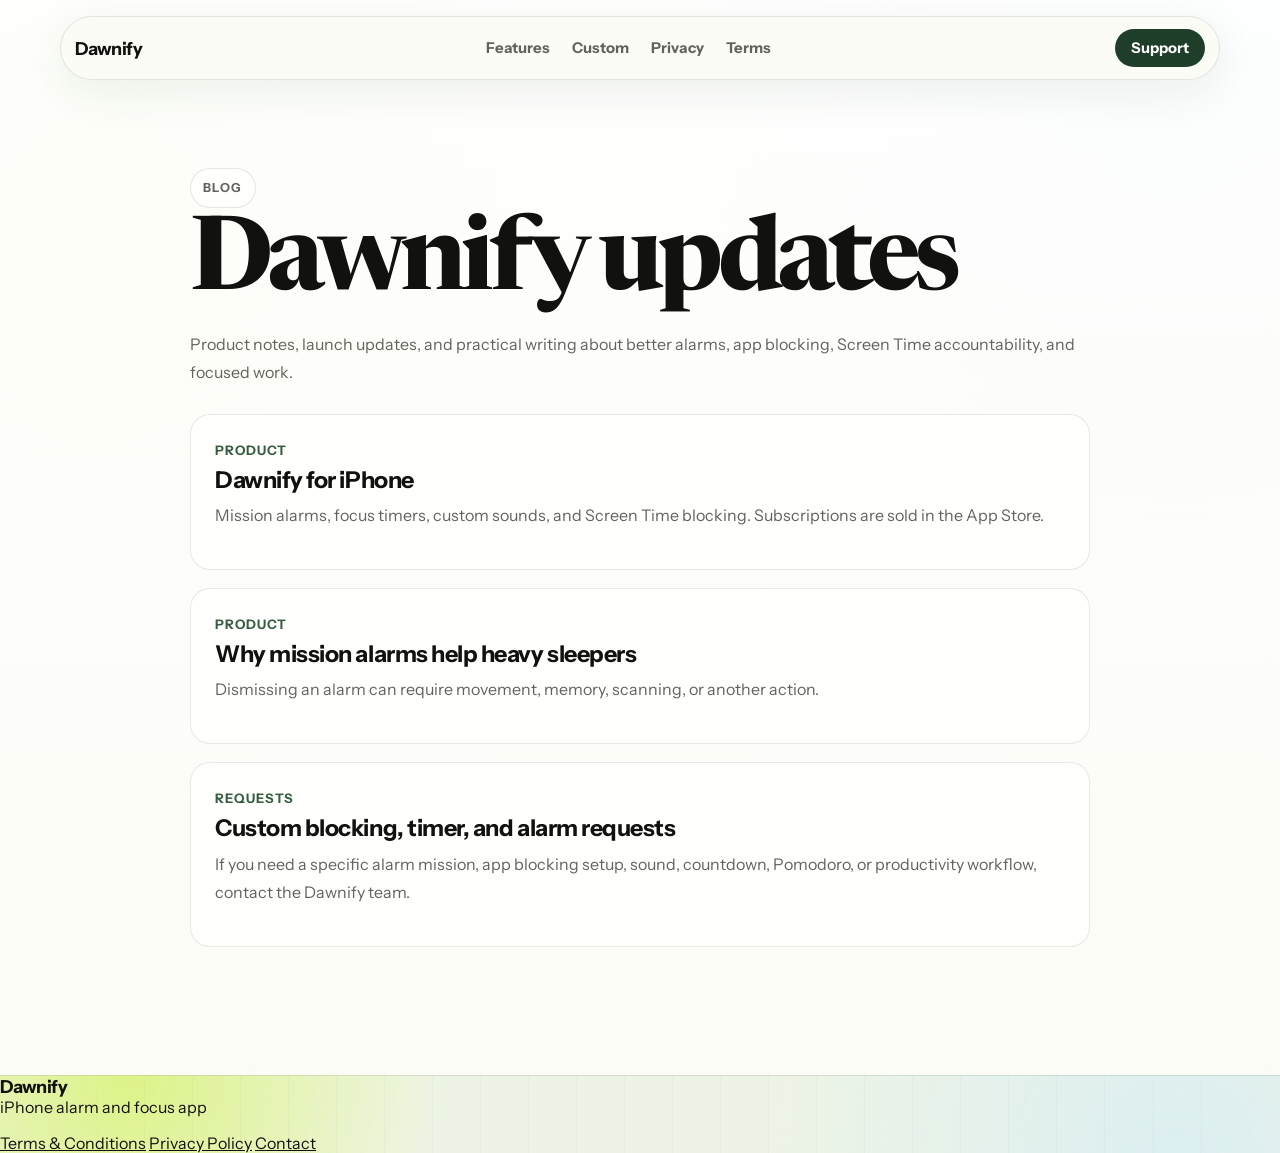
<file: blog.html>
<!DOCTYPE html>
<html lang="en">
  <head>
    <meta charset="UTF-8" />
    <meta name="viewport" content="width=device-width, initial-scale=1.0" />
    <title>Blog - Dawnify</title>
    <meta
      name="description"
      content="Updates and articles from Dawnify, the iPhone alarm and focus app."
    />
    <link rel="preconnect" href="https://fonts.googleapis.com" />
    <link rel="preconnect" href="https://fonts.gstatic.com" crossorigin />
    <link
      href="https://fonts.googleapis.com/css2?family=Instrument+Sans:wght@400;500;600;700;800&family=Newsreader:opsz,wght@6..72,600;6..72,700&display=swap"
      rel="stylesheet"
    />
    <link rel="stylesheet" href="./styles.css" />
  </head>
  <body>
    <header class="site-header">
      <a class="brand" href="./index.html">Dawnify</a>
      <nav class="nav" aria-label="Main navigation">
        <a href="./index.html#features">Features</a>
        <a href="./index.html#custom">Custom</a>
        <a href="/privacy">Privacy</a>
        <a href="/terms">Terms</a>
      </nav>
      <a class="header-cta" href="/support">Support</a>
    </header>

    <main class="page-main">
      <p class="section-label">Blog</p>
      <h1>Dawnify updates</h1>
      <p>
        Product notes, launch updates, and practical writing about better
        alarms, app blocking, Screen Time accountability, and focused work.
      </p>

      <div class="post-list">
        <a class="post-card" href="./index.html#features">
          <span>Product</span>
          <h2>Dawnify for iPhone</h2>
          <p>
            Mission alarms, focus timers, custom sounds, and Screen Time
            blocking. Subscriptions are sold in the App Store.
          </p>
        </a>
        <a class="post-card" href="./index.html#features">
          <span>Product</span>
          <h2>Why mission alarms help heavy sleepers</h2>
          <p>
            Dismissing an alarm can require movement, memory, scanning, or
            another action.
          </p>
        </a>
        <a class="post-card" href="./index.html#custom">
          <span>Requests</span>
          <h2>Custom blocking, timer, and alarm requests</h2>
          <p>
            If you need a specific alarm mission, app blocking setup, sound,
            countdown, Pomodoro, or productivity workflow, contact the Dawnify
            team.
          </p>
        </a>
      </div>
    </main>

    <footer class="site-footer">
      <div>
        <a class="brand" href="./index.html">Dawnify</a>
        <p>iPhone alarm and focus app</p>
      </div>
      <nav aria-label="Footer navigation">
        <a href="/terms">Terms & Conditions</a>
        <a href="/privacy">Privacy Policy</a>
        <a href="mailto:support@dawnify.app">Contact</a>
      </nav>
    </footer>
  </body>
</html>
</file>
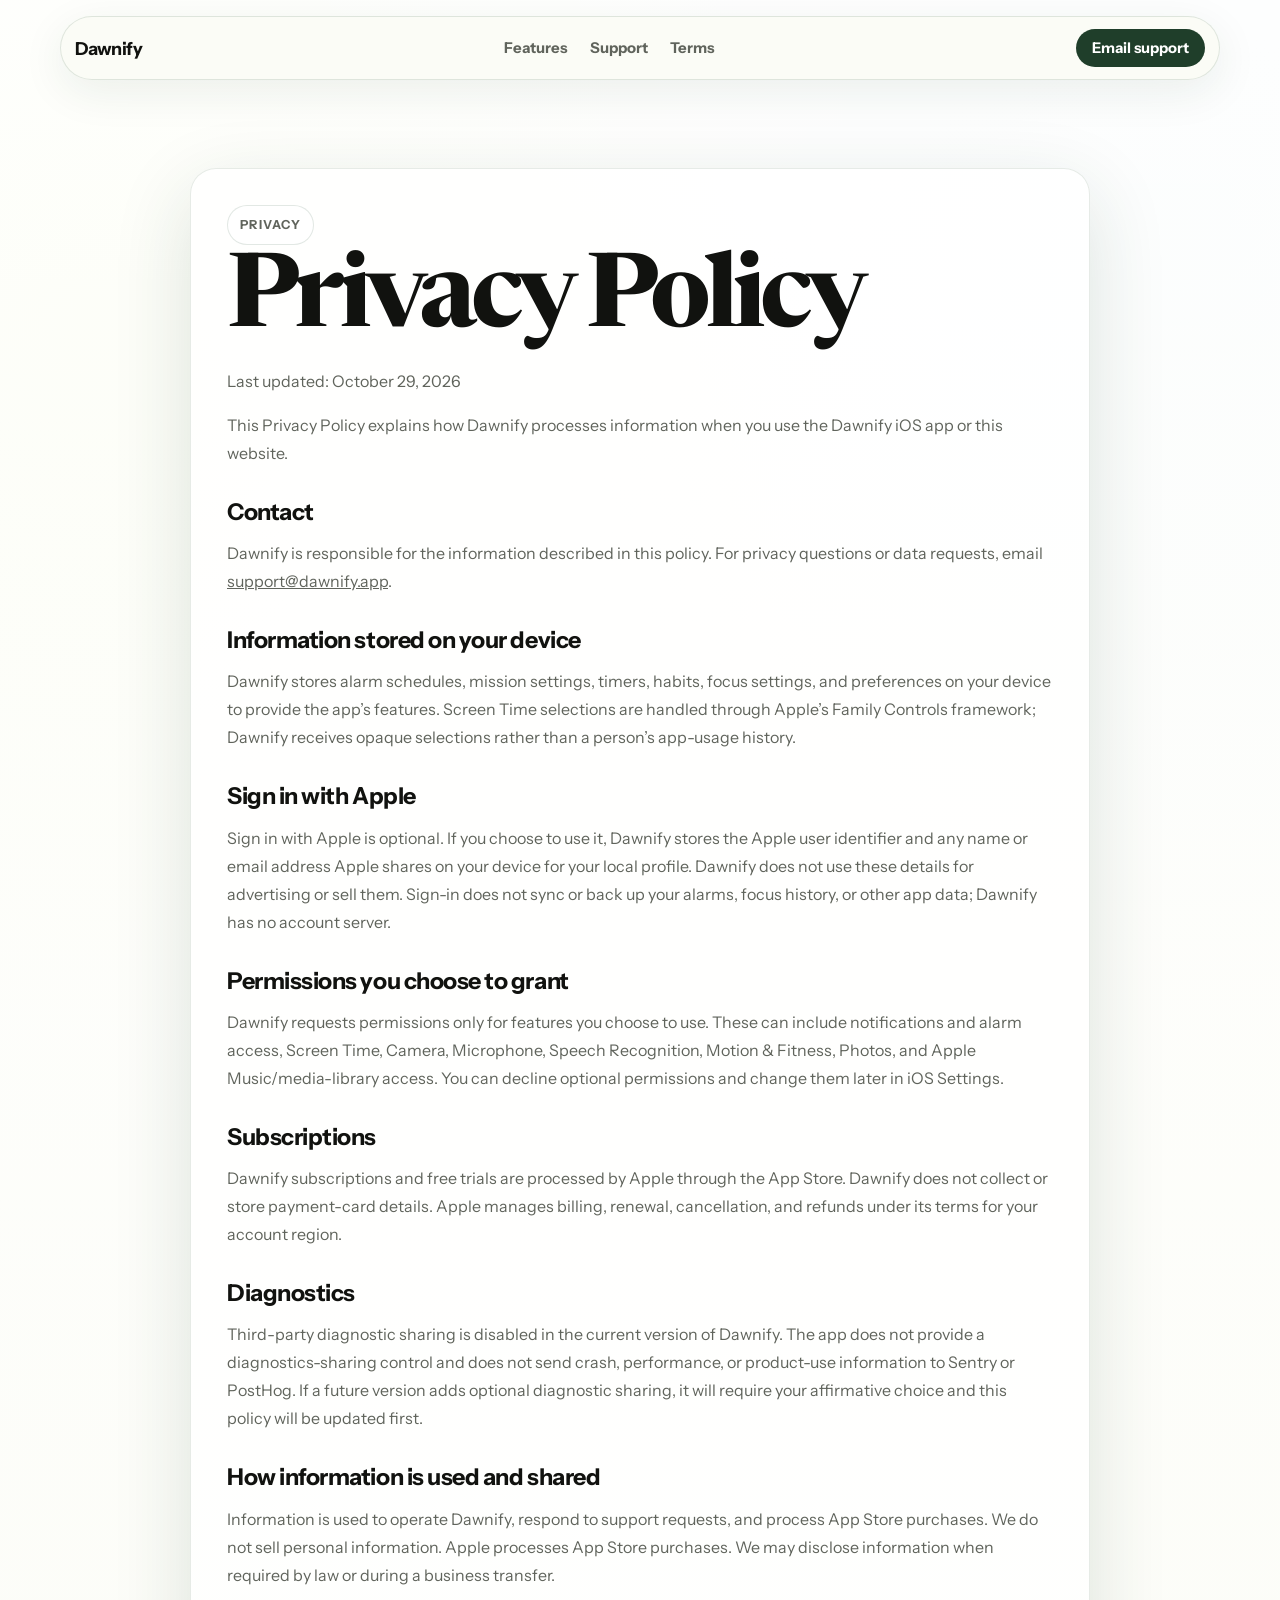
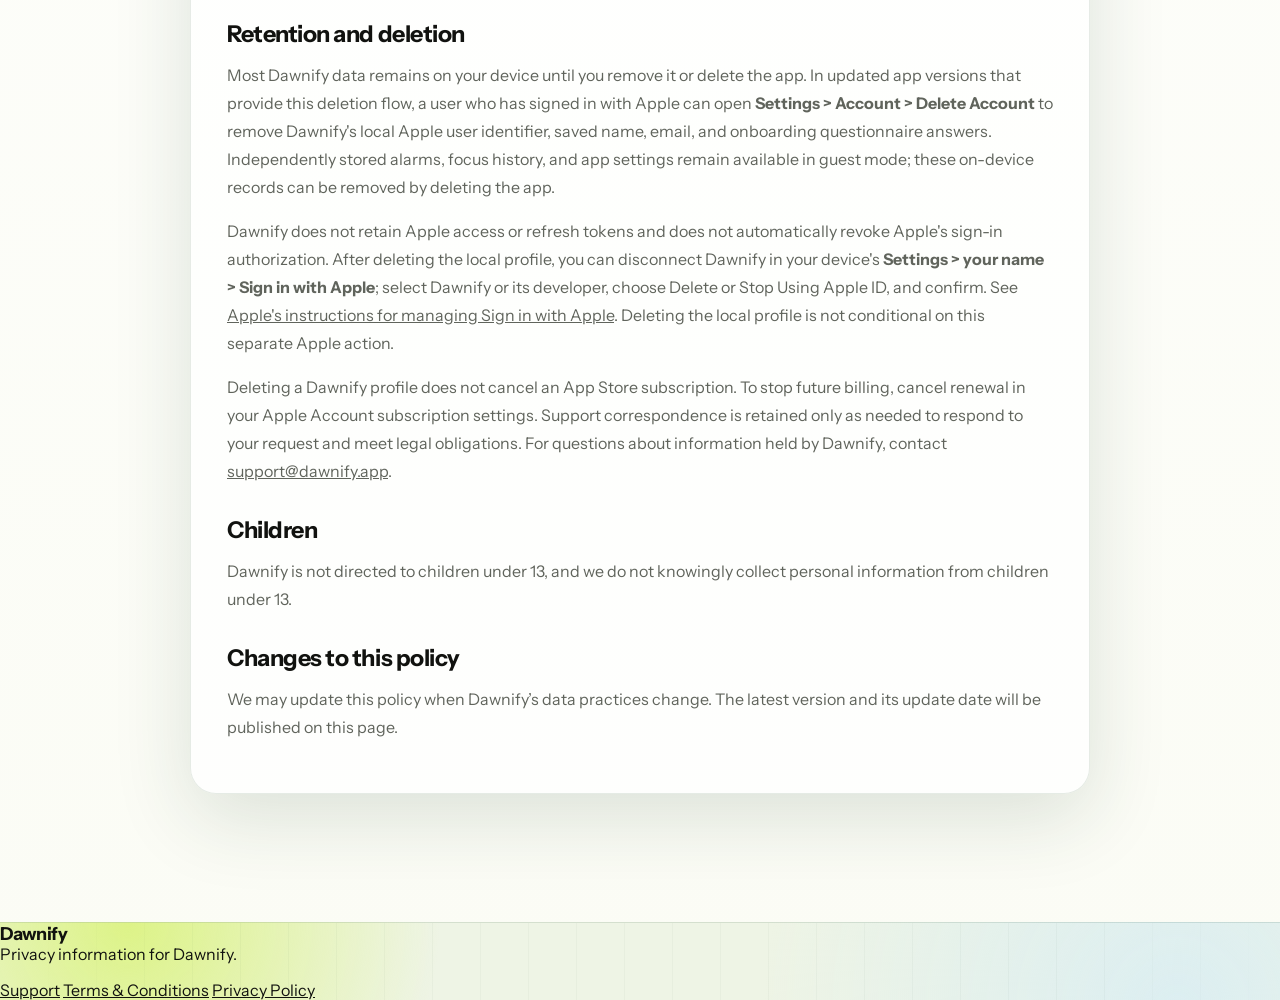
<file: privacy.html>
<!DOCTYPE html>
<html lang="en">
  <head>
    <meta charset="UTF-8" />
    <meta name="viewport" content="width=device-width, initial-scale=1.0" />
    <title>Privacy Policy - Dawnify</title>
    <meta name="description" content="Privacy Policy for the Dawnify iOS app and website." />
    <link rel="canonical" href="https://www.dawnify.app/privacy" />
    <link rel="preconnect" href="https://fonts.googleapis.com" />
    <link rel="preconnect" href="https://fonts.gstatic.com" crossorigin />
    <link href="https://fonts.googleapis.com/css2?family=Instrument+Sans:wght@400;500;600;700;800&amp;family=Newsreader:opsz,wght@6..72,600;6..72,700&amp;display=swap" rel="stylesheet" />
    <link rel="stylesheet" href="./styles.css" />
  </head>
  <body>
    <header class="site-header">
      <a class="brand" href="./index.html">Dawnify</a>
      <nav class="nav" aria-label="Main navigation">
        <a href="./index.html#features">Features</a>
        <a href="/support">Support</a>
        <a href="/terms">Terms</a>
      </nav>
      <a class="header-cta" href="mailto:support@dawnify.app">Email support</a>
    </header>

    <main class="page-main">
      <article>
        <p class="section-label">Privacy</p>
        <h1>Privacy Policy</h1>
        <p>Last updated: October 29, 2026</p>
        <p>This Privacy Policy explains how Dawnify processes information when you use the Dawnify iOS app or this website.</p>

        <h2>Contact</h2>
        <p>Dawnify is responsible for the information described in this policy. For privacy questions or data requests, email <a href="mailto:support@dawnify.app">support@dawnify.app</a>.</p>

        <h2>Information stored on your device</h2>
        <p>Dawnify stores alarm schedules, mission settings, timers, habits, focus settings, and preferences on your device to provide the app’s features. Screen Time selections are handled through Apple’s Family Controls framework; Dawnify receives opaque selections rather than a person’s app-usage history.</p>

        <h2>Sign in with Apple</h2>
        <p>Sign in with Apple is optional. If you choose to use it, Dawnify stores the Apple user identifier and any name or email address Apple shares on your device for your local profile. Dawnify does not use these details for advertising or sell them. Sign-in does not sync or back up your alarms, focus history, or other app data; Dawnify has no account server.</p>

        <h2>Permissions you choose to grant</h2>
        <p>Dawnify requests permissions only for features you choose to use. These can include notifications and alarm access, Screen Time, Camera, Microphone, Speech Recognition, Motion &amp; Fitness, Photos, and Apple Music/media-library access. You can decline optional permissions and change them later in iOS Settings.</p>

        <h2>Subscriptions</h2>
        <p>Dawnify subscriptions and free trials are processed by Apple through the App Store. Dawnify does not collect or store payment-card details. Apple manages billing, renewal, cancellation, and refunds under its terms for your account region.</p>

        <h2>Diagnostics</h2>
        <p>Third-party diagnostic sharing is disabled in the current version of Dawnify. The app does not provide a diagnostics-sharing control and does not send crash, performance, or product-use information to Sentry or PostHog. If a future version adds optional diagnostic sharing, it will require your affirmative choice and this policy will be updated first.</p>

        <h2>How information is used and shared</h2>
        <p>Information is used to operate Dawnify, respond to support requests, and process App Store purchases. We do not sell personal information. Apple processes App Store purchases. We may disclose information when required by law or during a business transfer.</p>

        <h2>Retention and deletion</h2>
        <p>Most Dawnify data remains on your device until you remove it or delete the app. In updated app versions that provide this deletion flow, a user who has signed in with Apple can open <strong>Settings &gt; Account &gt; Delete Account</strong> to remove Dawnify's local Apple user identifier, saved name, email, and onboarding questionnaire answers. Independently stored alarms, focus history, and app settings remain available in guest mode; these on-device records can be removed by deleting the app.</p>
        <p>Dawnify does not retain Apple access or refresh tokens and does not automatically revoke Apple's sign-in authorization. After deleting the local profile, you can disconnect Dawnify in your device's <strong>Settings &gt; your name &gt; Sign in with Apple</strong>; select Dawnify or its developer, choose Delete or Stop Using Apple ID, and confirm. See <a href="https://support.apple.com/102571">Apple's instructions for managing Sign in with Apple</a>. Deleting the local profile is not conditional on this separate Apple action.</p>
        <p>Deleting a Dawnify profile does not cancel an App Store subscription. To stop future billing, cancel renewal in your Apple Account subscription settings. Support correspondence is retained only as needed to respond to your request and meet legal obligations. For questions about information held by Dawnify, contact <a href="mailto:support@dawnify.app">support@dawnify.app</a>.</p>

        <h2>Children</h2>
        <p>Dawnify is not directed to children under 13, and we do not knowingly collect personal information from children under 13.</p>

        <h2>Changes to this policy</h2>
        <p>We may update this policy when Dawnify’s data practices change. The latest version and its update date will be published on this page.</p>
      </article>
    </main>

    <footer class="site-footer">
      <div>
        <a class="brand" href="./index.html">Dawnify</a>
        <p>Privacy information for Dawnify.</p>
      </div>
      <nav aria-label="Footer navigation">
        <a href="/support">Support</a>
        <a href="/terms">Terms &amp; Conditions</a>
        <a href="/privacy">Privacy Policy</a>
      </nav>
    </footer>
  </body>
</html>
</file>
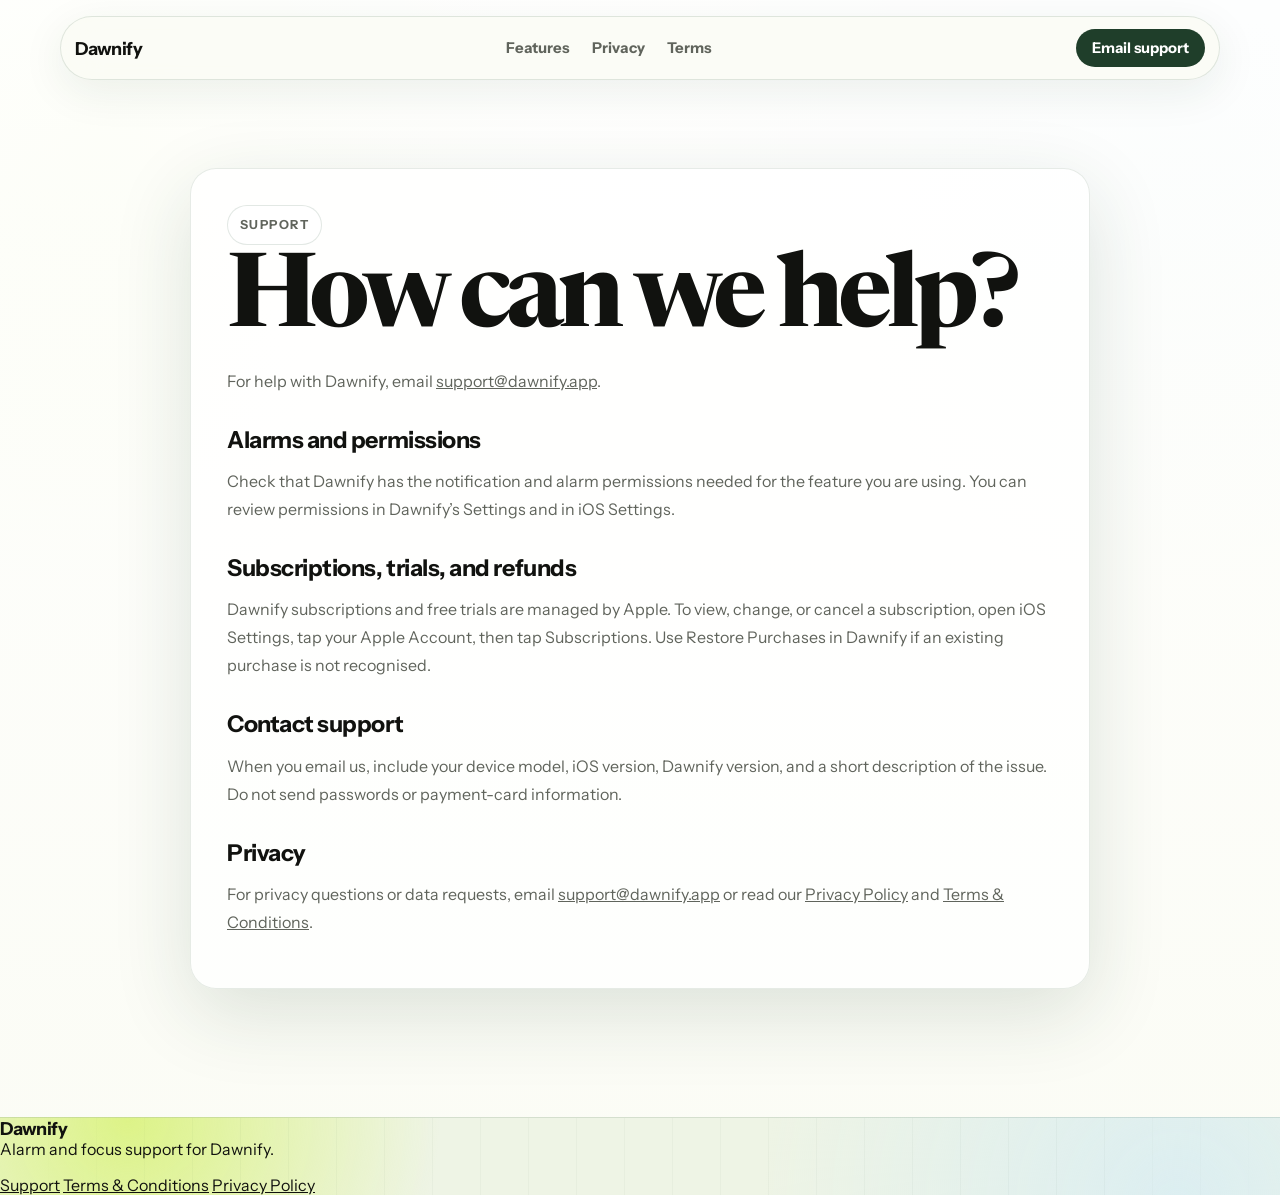
<file: support.html>
<!DOCTYPE html>
<html lang="en">
  <head>
    <meta charset="UTF-8" />
    <meta name="viewport" content="width=device-width, initial-scale=1.0" />
    <title>Dawnify Support</title>
    <meta name="description" content="Get help with Dawnify alarms, subscriptions, permissions, and privacy." />
    <link rel="canonical" href="https://www.dawnify.app/support" />
    <link rel="preconnect" href="https://fonts.googleapis.com" />
    <link rel="preconnect" href="https://fonts.gstatic.com" crossorigin />
    <link href="https://fonts.googleapis.com/css2?family=Instrument+Sans:wght@400;500;600;700;800&family=Newsreader:opsz,wght@6..72,600;6..72,700&display=swap" rel="stylesheet" />
    <link rel="stylesheet" href="./styles.css" />
  </head>
  <body>
    <header class="site-header">
      <a class="brand" href="./index.html">Dawnify</a>
      <nav class="nav" aria-label="Main navigation">
        <a href="./index.html#features">Features</a>
        <a href="/privacy">Privacy</a>
        <a href="/terms">Terms</a>
      </nav>
      <a class="header-cta" href="mailto:support@dawnify.app">Email support</a>
    </header>

    <main class="page-main">
      <article>
        <p class="section-label">Support</p>
        <h1>How can we help?</h1>
        <p>For help with Dawnify, email <a href="mailto:support@dawnify.app">support@dawnify.app</a>.</p>

        <h2>Alarms and permissions</h2>
        <p>Check that Dawnify has the notification and alarm permissions needed for the feature you are using. You can review permissions in Dawnify’s Settings and in iOS Settings.</p>

        <h2>Subscriptions, trials, and refunds</h2>
        <p>Dawnify subscriptions and free trials are managed by Apple. To view, change, or cancel a subscription, open iOS Settings, tap your Apple Account, then tap Subscriptions. Use Restore Purchases in Dawnify if an existing purchase is not recognised.</p>

        <h2>Contact support</h2>
        <p>When you email us, include your device model, iOS version, Dawnify version, and a short description of the issue. Do not send passwords or payment-card information.</p>

        <h2>Privacy</h2>
        <p>For privacy questions or data requests, email <a href="mailto:support@dawnify.app">support@dawnify.app</a> or read our <a href="/privacy">Privacy Policy</a> and <a href="/terms">Terms &amp; Conditions</a>.</p>
      </article>
    </main>

    <footer class="site-footer">
      <div>
        <a class="brand" href="./index.html">Dawnify</a>
        <p>Alarm and focus support for Dawnify.</p>
      </div>
      <nav aria-label="Footer navigation">
        <a href="/support">Support</a>
        <a href="/terms">Terms &amp; Conditions</a>
        <a href="/privacy">Privacy Policy</a>
      </nav>
    </footer>
  </body>
</html>
</file>
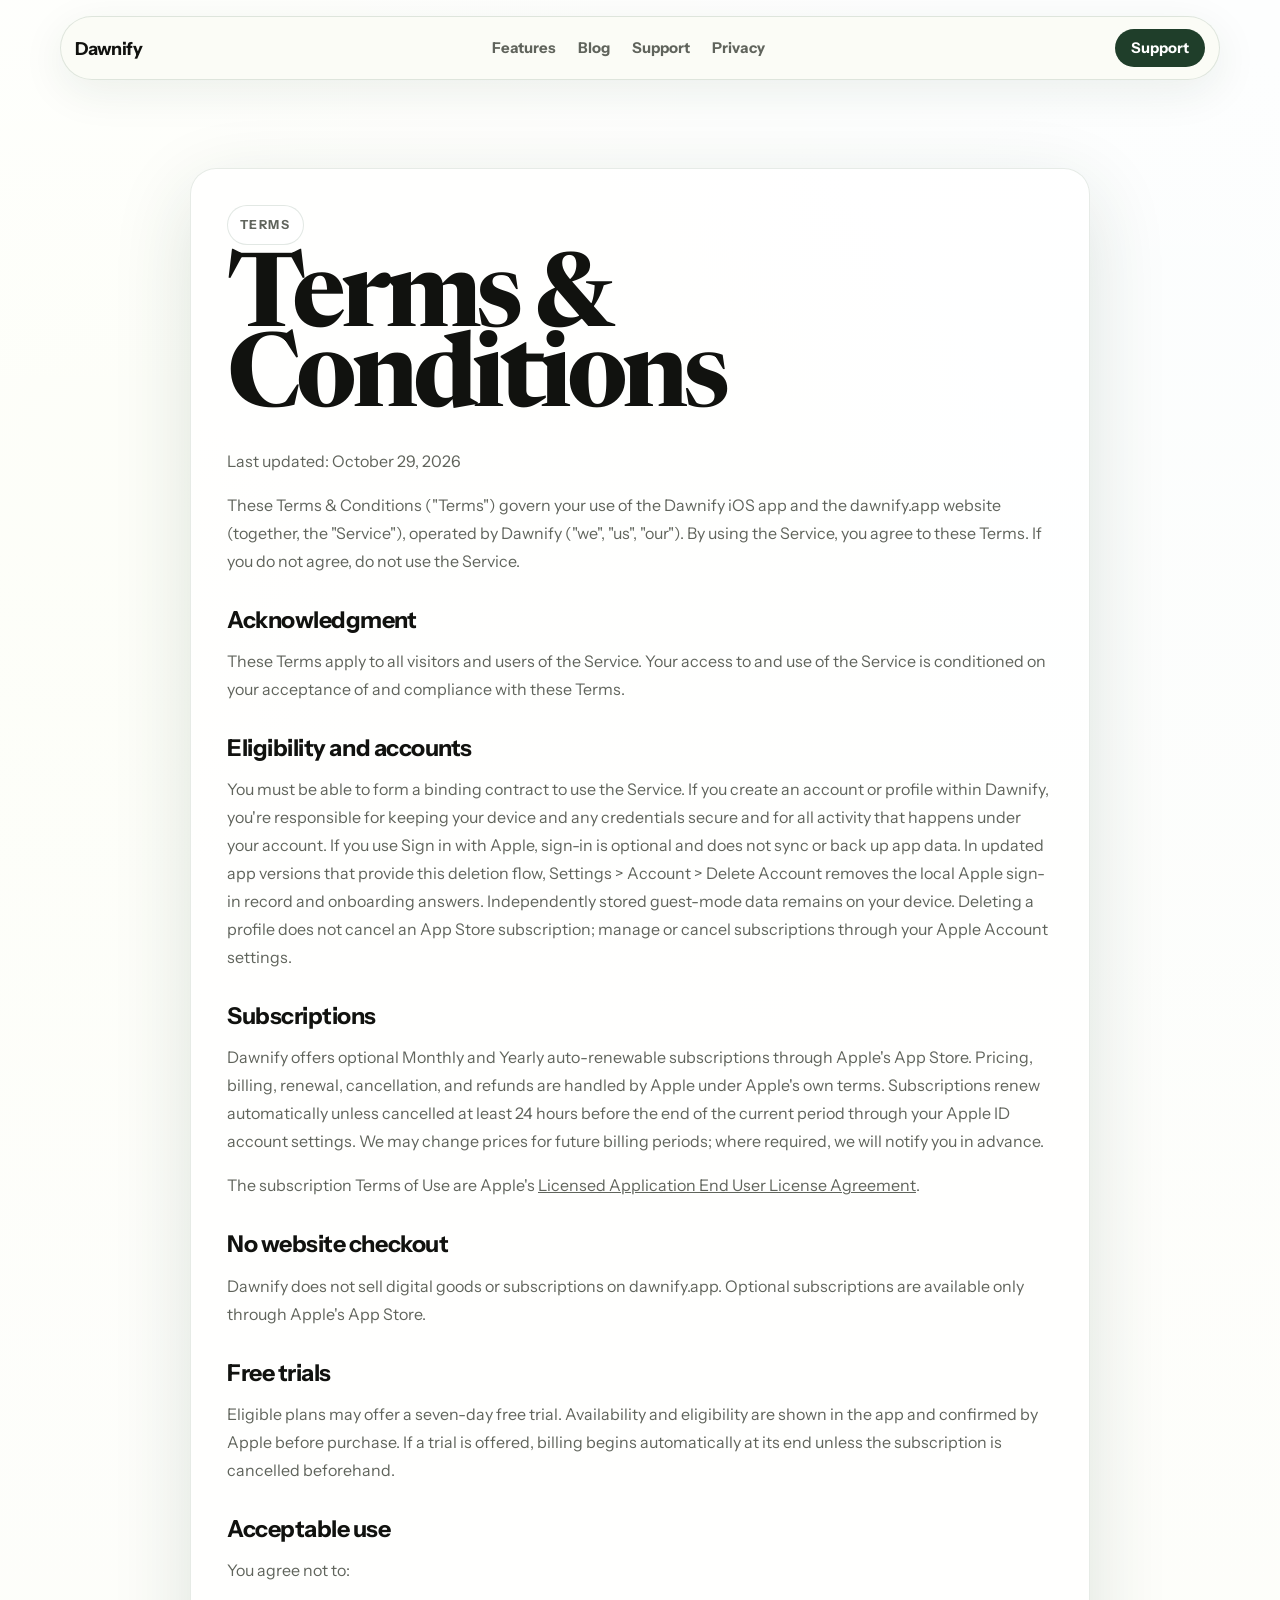
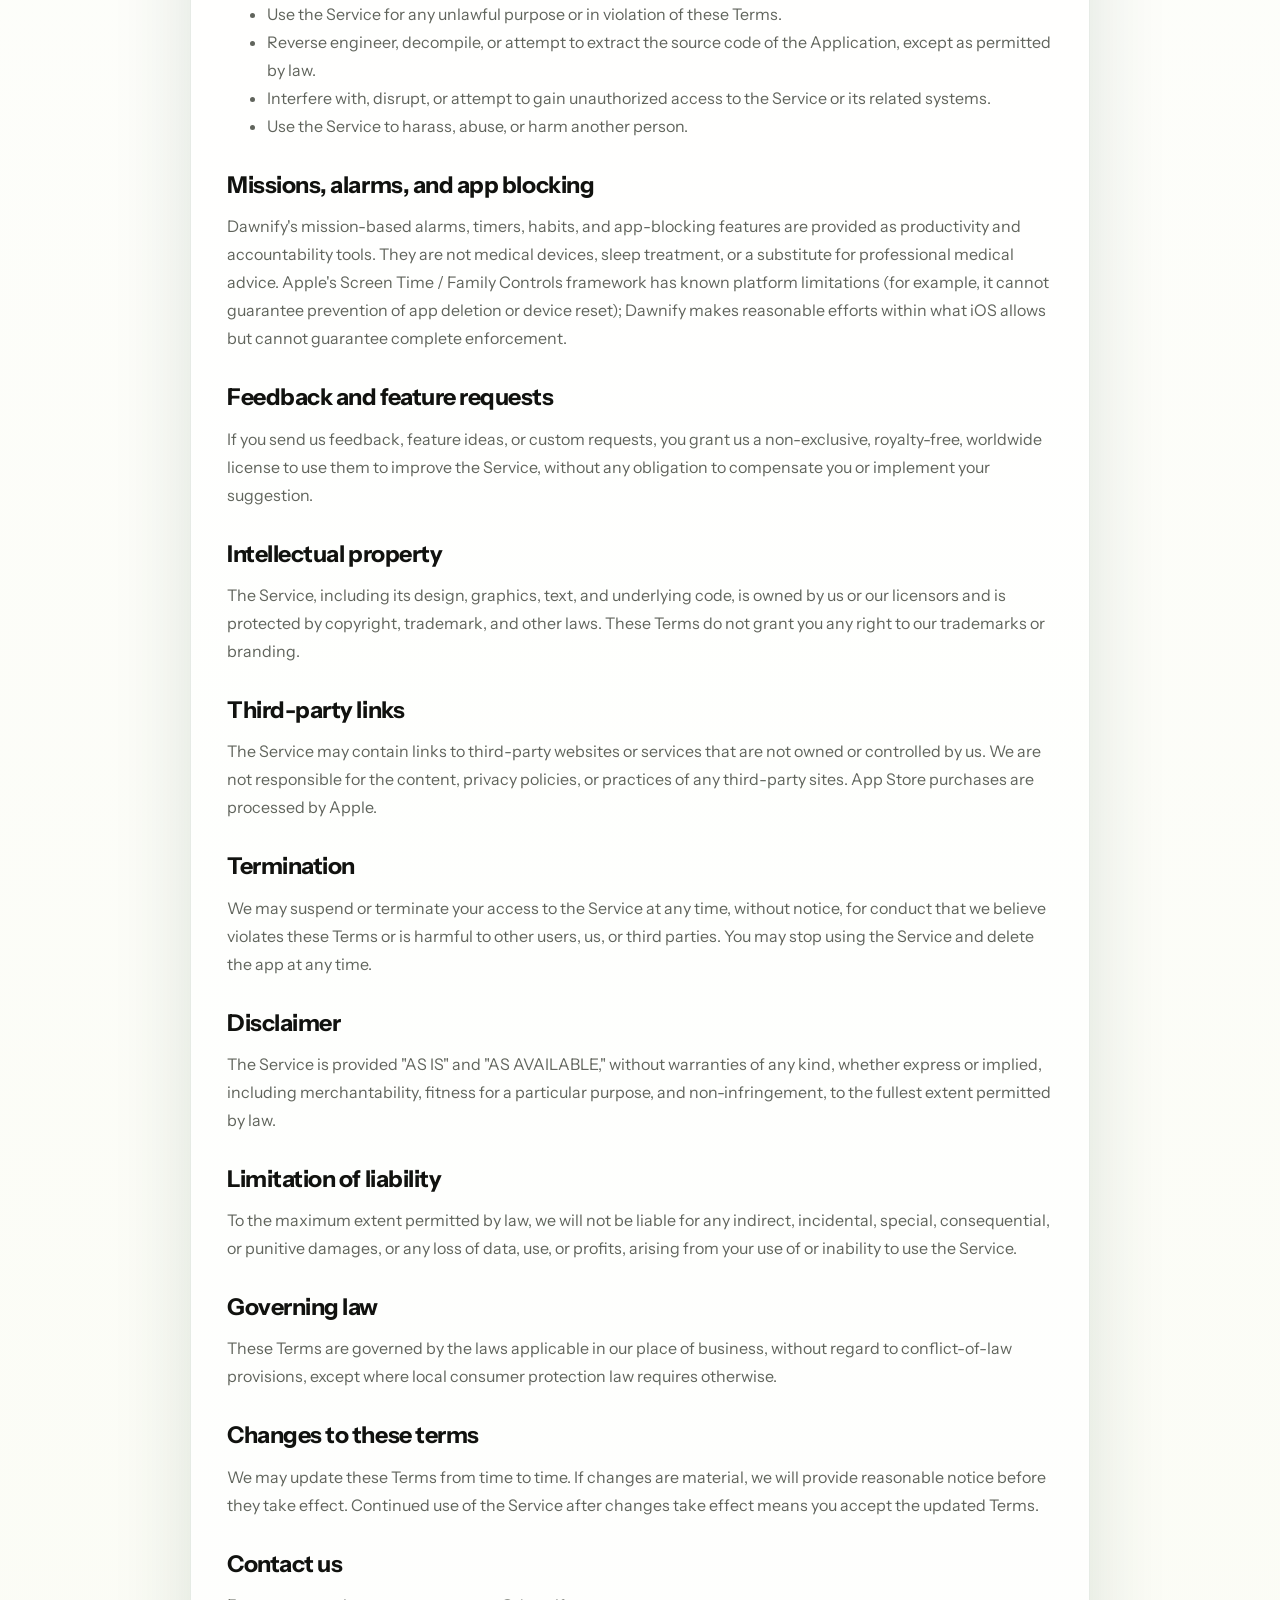
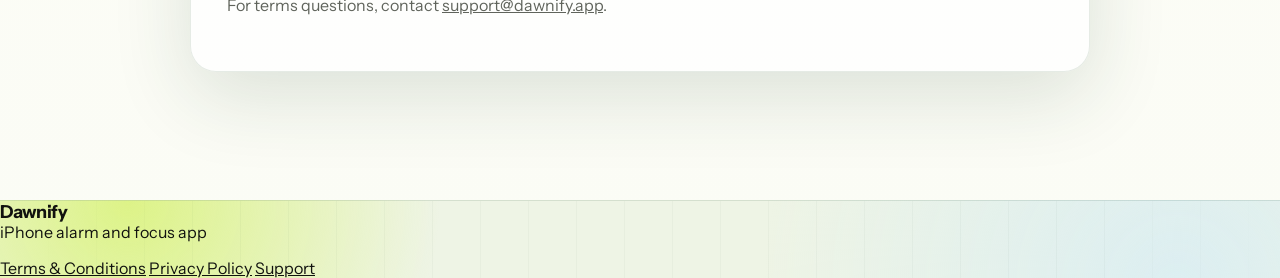
<file: terms.html>
<!DOCTYPE html>
<html lang="en">
  <head>
    <meta charset="UTF-8" />
    <meta name="viewport" content="width=device-width, initial-scale=1.0" />
    <title>Terms & Conditions - Dawnify</title>
    <meta name="description" content="Terms and Conditions for Dawnify, the iOS alarm and accountability app." />
    <link rel="canonical" href="https://www.dawnify.app/terms" />
    <link rel="preconnect" href="https://fonts.googleapis.com" />
    <link rel="preconnect" href="https://fonts.gstatic.com" crossorigin />
    <link
      href="https://fonts.googleapis.com/css2?family=Instrument+Sans:wght@400;500;600;700;800&amp;family=Newsreader:opsz,wght@6..72,600;6..72,700&amp;display=swap"
      rel="stylesheet"
    />
    <link rel="stylesheet" href="./styles.css" />
  </head>
  <body>
    <header class="site-header">
      <a class="brand" href="./index.html">Dawnify</a>
      <nav class="nav" aria-label="Main navigation">
        <a href="./index.html#features">Features</a>
        <a href="./blog.html">Blog</a>
        <a href="/support">Support</a>
        <a href="/privacy">Privacy</a>
      </nav>
      <a class="header-cta" href="/support">Support</a>
    </header>

    <main class="page-main">
      <article>
        <p class="section-label">Terms</p>
        <h1>Terms & Conditions</h1>
        <p>Last updated: October 29, 2026</p>
        <p>
          These Terms &amp; Conditions ("Terms") govern your use of the Dawnify
          iOS app and the dawnify.app website (together, the "Service"),
          operated by Dawnify ("we", "us", "our"). By using the Service, you
          agree to these Terms. If you do not agree, do not use the Service.
        </p>

        <h2>Acknowledgment</h2>
        <p>
          These Terms apply to all visitors and users of the Service. Your
          access to and use of the Service is conditioned on your acceptance
          of and compliance with these Terms.
        </p>

        <h2>Eligibility and accounts</h2>
        <p>
          You must be able to form a binding contract to use the Service. If
          you create an account or profile within Dawnify, you're responsible
          for keeping your device and any credentials secure and for all
          activity that happens under your account. If you use Sign in with
          Apple, sign-in is optional and does not sync or back up app data.
          In updated app versions that provide this deletion flow, Settings &gt; Account &gt;
          Delete Account removes the local Apple sign-in record and onboarding
          answers. Independently stored guest-mode data remains on your device.
          Deleting a profile does not cancel an App Store subscription; manage
          or cancel subscriptions through your Apple Account settings.
        </p>

        <h2>Subscriptions</h2>
        <p>
          Dawnify offers optional Monthly and Yearly auto-renewable
          subscriptions through Apple's App Store. Pricing, billing, renewal,
          cancellation, and refunds are handled by Apple under Apple's own
          terms. Subscriptions renew automatically unless cancelled at least
          24 hours before the end of the current period through your Apple ID
          account settings. We may change prices for future billing periods;
          where required, we will notify you in advance.
        </p>
        <p>
          The subscription Terms of Use are Apple's
          <a href="https://www.apple.com/legal/internet-services/itunes/dev/stdeula/">Licensed Application End User License Agreement</a>.
        </p>

        <h2>No website checkout</h2>
        <p>
          Dawnify does not sell digital goods or subscriptions on dawnify.app.
          Optional subscriptions are available only through Apple's App Store.
        </p>

        <h2>Free trials</h2>
        <p>
          Eligible plans may offer a seven-day free trial. Availability and
          eligibility are shown in the app and confirmed by Apple before
          purchase. If a trial is offered, billing begins automatically at its
          end unless the subscription is cancelled beforehand.
        </p>

        <h2>Acceptable use</h2>
        <p>You agree not to:</p>
        <ul>
          <li>Use the Service for any unlawful purpose or in violation of these Terms.</li>
          <li>Reverse engineer, decompile, or attempt to extract the source code of the Application, except as permitted by law.</li>
          <li>Interfere with, disrupt, or attempt to gain unauthorized access to the Service or its related systems.</li>
          <li>Use the Service to harass, abuse, or harm another person.</li>
        </ul>

        <h2>Missions, alarms, and app blocking</h2>
        <p>
          Dawnify's mission-based alarms, timers, habits, and app-blocking
          features are provided as productivity and accountability tools.
          They are not medical devices, sleep treatment, or a substitute for
          professional medical advice. Apple's Screen Time / Family Controls
          framework has known platform limitations (for example, it cannot
          guarantee prevention of app deletion or device reset); Dawnify makes
          reasonable efforts within what iOS allows but cannot guarantee
          complete enforcement.
        </p>

        <h2>Feedback and feature requests</h2>
        <p>
          If you send us feedback, feature ideas, or custom requests, you
          grant us a non-exclusive, royalty-free, worldwide license to use
          them to improve the Service, without any obligation to compensate
          you or implement your suggestion.
        </p>

        <h2>Intellectual property</h2>
        <p>
          The Service, including its design, graphics, text, and underlying
          code, is owned by us or our licensors and is protected by
          copyright, trademark, and other laws. These Terms do not grant you
          any right to our trademarks or branding.
        </p>

        <h2>Third-party links</h2>
        <p>
          The Service may contain links to third-party websites or services
          that are not owned or controlled by us. We are not responsible for
          the content, privacy policies, or practices of any third-party
          sites. App Store purchases are processed by Apple.
        </p>

        <h2>Termination</h2>
        <p>
          We may suspend or terminate your access to the Service at any time,
          without notice, for conduct that we believe violates these Terms or
          is harmful to other users, us, or third parties. You may stop using
          the Service and delete the app at any time.
        </p>

        <h2>Disclaimer</h2>
        <p>
          The Service is provided "AS IS" and "AS AVAILABLE," without
          warranties of any kind, whether express or implied, including
          merchantability, fitness for a particular purpose, and
          non-infringement, to the fullest extent permitted by law.
        </p>

        <h2>Limitation of liability</h2>
        <p>
          To the maximum extent permitted by law, we will not be liable for
          any indirect, incidental, special, consequential, or punitive
          damages, or any loss of data, use, or profits, arising from your
          use of or inability to use the Service.
        </p>

        <h2>Governing law</h2>
        <p>
          These Terms are governed by the laws applicable in our place of
          business, without regard to conflict-of-law provisions, except
          where local consumer protection law requires otherwise.
        </p>

        <h2>Changes to these terms</h2>
        <p>
          We may update these Terms from time to time. If changes are
          material, we will provide reasonable notice before they take
          effect. Continued use of the Service after changes take effect
          means you accept the updated Terms.
        </p>

        <h2>Contact us</h2>
        <p>
          For terms questions, contact
          <a href="mailto:support@dawnify.app">support@dawnify.app</a>.
        </p>
      </article>
    </main>

    <footer class="site-footer">
      <div>
        <a class="brand" href="./index.html">Dawnify</a>
        <p>iPhone alarm and focus app</p>
      </div>
      <nav aria-label="Footer navigation">
        <a href="/terms">Terms & Conditions</a>
        <a href="/privacy">Privacy Policy</a>
        <a href="/support">Support</a>
      </nav>
    </footer>
  </body>
</html>
</file>
<file: styles.css>
:root {
  color-scheme: light;
  --ink: #11120f;
  --muted: #60645c;
  --line: #dfe4d7;
  --paper: #fbfcf5;
  --cream: #f2f7e8;
  --mist: #e8f0dc;
  --green: #355d3f;
  --green-deep: #1f3e2a;
  --lime: #d8f36d;
  --blue: #d8edf4;
  --white: #ffffff;
  --shadow: 0 24px 80px rgba(31, 62, 42, 0.14);
}

* {
  box-sizing: border-box;
}

html {
  scroll-behavior: smooth;
  scroll-padding-top: 96px;
}

body {
  margin: 0;
  min-width: 280px;
  overflow-x: clip;
  -webkit-text-size-adjust: 100%;
  font-family: "Instrument Sans", sans-serif;
  color: var(--ink);
  background:
    linear-gradient(180deg, rgba(255, 255, 255, 0.92), rgba(251, 252, 245, 0.72)),
    radial-gradient(circle at 8% 12%, rgba(216, 243, 109, 0.34), transparent 28%),
    radial-gradient(circle at 92% 8%, rgba(216, 237, 244, 0.7), transparent 30%),
    var(--paper);
}

a {
  color: inherit;
}

.site-header {
  position: sticky;
  top: 0;
  z-index: 20;
  display: flex;
  align-items: center;
  justify-content: space-between;
  gap: 24px;
  width: min(1160px, calc(100% - 32px));
  margin: 16px auto 0;
  padding: 12px 14px;
  border: 1px solid rgba(53, 93, 63, 0.14);
  border-radius: 999px;
  background: rgba(251, 252, 245, 0.82);
  backdrop-filter: blur(18px);
  box-shadow: 0 12px 44px rgba(31, 62, 42, 0.08);
}

.brand {
  font-weight: 800;
  font-size: 1.12rem;
  letter-spacing: -0.03em;
  text-decoration: none;
}

.nav {
  display: flex;
  align-items: center;
  gap: 22px;
}

.nav a {
  color: var(--muted);
  font-size: 0.93rem;
  font-weight: 700;
  text-decoration: none;
}

.header-cta {
  padding: 10px 16px;
  border-radius: 999px;
  background: var(--green-deep);
  color: var(--white);
  font-size: 0.92rem;
  font-weight: 800;
  text-decoration: none;
}

.header-actions {
  display: flex;
  flex: 0 0 auto;
  gap: 8px;
  align-items: center;
}

.header-download {
  display: inline-flex;
  gap: 7px;
  align-items: center;
  min-height: 40px;
  padding: 10px 14px;
  border-radius: 999px;
  background: var(--lime);
  color: var(--green-deep);
  font-size: 0.88rem;
  font-weight: 800;
  text-decoration: none;
  transition: transform 180ms ease, box-shadow 180ms ease;
}

.header-download:hover {
  transform: translateY(-2px);
  box-shadow: 0 10px 22px rgba(31, 62, 42, 0.16);
}

.header-download svg {
  width: 13px;
  height: 16px;
  flex: 0 0 auto;
}

.section-shell {
  width: min(1160px, calc(100% - 32px));
  margin: 0 auto;
}

.hero {
  min-height: calc(100vh - 90px);
  display: grid;
  grid-template-columns: minmax(0, 1fr) minmax(320px, 440px);
  align-items: center;
  gap: 52px;
  padding: 82px 0 72px;
}

.launch-pill,
.section-label {
  width: fit-content;
  margin: 0 0 18px;
  padding: 8px 12px;
  border: 1px solid rgba(53, 93, 63, 0.14);
  border-radius: 999px;
  background: rgba(255, 255, 255, 0.72);
  color: var(--green);
  font-size: 0.78rem;
  font-weight: 800;
  letter-spacing: 0.12em;
  text-transform: uppercase;
}

h1,
h2,
h3,
p {
  margin-top: 0;
}

h1 {
  margin-bottom: 22px;
  font-family: "Newsreader", serif;
  font-size: clamp(5.4rem, 13vw, 11rem);
  line-height: 0.78;
  letter-spacing: -0.055em;
}

h2 {
  margin-bottom: 16px;
  max-width: 780px;
  font-family: "Newsreader", serif;
  font-size: clamp(2.25rem, 4vw, 4.6rem);
  line-height: 0.96;
  letter-spacing: -0.045em;
}

h3 {
  margin-bottom: 12px;
  font-size: 1.25rem;
  letter-spacing: -0.02em;
}

.hero-lede {
  max-width: 690px;
  margin-bottom: 14px;
  color: #343a31;
  font-size: clamp(1.18rem, 2vw, 1.55rem);
  line-height: 1.45;
}

.hero-support {
  max-width: 640px;
  margin-bottom: 28px;
  color: var(--muted);
  font-size: 1.05rem;
  line-height: 1.65;
}

.hero-actions {
  display: flex;
  flex-wrap: wrap;
  gap: 12px;
  margin-bottom: 16px;
}

.app-store-cta {
  display: inline-flex;
  gap: 10px;
  align-items: center;
  justify-content: center;
  min-height: 48px;
  padding: 13px 20px;
  border-radius: 999px;
  background: var(--green-deep);
  color: var(--white);
  font-weight: 800;
  text-decoration: none;
  box-shadow: 0 16px 34px rgba(31, 62, 42, 0.22);
  transition: transform 180ms ease, box-shadow 180ms ease;
}

.app-store-cta:hover {
  transform: translateY(-2px);
  box-shadow: 0 20px 42px rgba(31, 62, 42, 0.28);
}

.app-store-cta svg {
  width: 15px;
  height: 19px;
  flex: 0 0 auto;
}

.app-store-badge {
  display: inline-flex;
  align-items: center;
  width: fit-content;
  margin-bottom: 18px;
  border-radius: 12px;
  text-decoration: none;
  box-shadow: 0 18px 46px rgba(17, 18, 15, 0.16);
  overflow: hidden;
  transition:
    transform 180ms ease,
    box-shadow 180ms ease;
}

.app-store-badge:hover {
  transform: translateY(-2px);
  box-shadow: 0 22px 54px rgba(17, 18, 15, 0.22);
}

.app-store-badge img {
  display: block;
  width: 172px;
  height: auto;
}

.app-store-badge.dark {
  flex-shrink: 0;
  margin-bottom: 0;
}

.button {
  display: inline-flex;
  align-items: center;
  justify-content: center;
  min-height: 48px;
  padding: 13px 20px;
  border: 1px solid transparent;
  border-radius: 999px;
  font-weight: 800;
  text-decoration: none;
  cursor: pointer;
  touch-action: manipulation;
  transition:
    transform 180ms ease,
    box-shadow 180ms ease,
    background 180ms ease;
}

.button:hover {
  transform: translateY(-2px);
}

.button:disabled {
  cursor: wait;
  opacity: 0.68;
  transform: none;
}

.button.primary {
  background: var(--green-deep);
  color: var(--white);
  box-shadow: 0 16px 34px rgba(31, 62, 42, 0.22);
}

.button.secondary {
  border-color: rgba(31, 62, 42, 0.2);
  background: rgba(255, 255, 255, 0.66);
  color: var(--green-deep);
}

.button.light {
  background: var(--white);
}

.microcopy {
  max-width: 520px;
  color: var(--muted);
  font-size: 0.96rem;
  line-height: 1.6;
}

.phone-stage {
  display: grid;
  place-items: center;
  min-height: 560px;
  border-radius: 36px;
  background:
    linear-gradient(140deg, rgba(216, 243, 109, 0.5), rgba(216, 237, 244, 0.75)),
    var(--mist);
  box-shadow: var(--shadow);
  overflow: hidden;
}

.phone {
  position: relative;
  width: 292px;
  padding: 8px;
  border: 10px solid #151713;
  border-radius: 46px;
  background: #10130f;
  box-shadow: 0 30px 80px rgba(17, 18, 15, 0.34);
  transform: rotate(3deg);
}

.phone-top {
  display: none;
}

.app-screen {
  position: relative;
  aspect-ratio: 1170 / 2532;
  border-radius: 34px;
  overflow: hidden;
  background: #f9f8f5;
}

.app-screen::after {
  content: "";
  position: absolute;
  inset: 0;
  z-index: 1;
  pointer-events: none;
  background: linear-gradient(128deg, rgba(255, 255, 255, 0.3), transparent 22%, transparent 74%, rgba(216, 243, 109, 0.16));
}

.hero-app-video {
  display: block;
  width: 100%;
  height: 100%;
  object-fit: cover;
}

.app-slide {
  position: absolute;
  inset: 0;
  width: 100%;
  height: 100%;
  object-fit: cover;
  opacity: 0;
  animation: app-slide-show 15s infinite;
}

.app-slide-one {
  animation-delay: 0s;
}

.app-slide-two {
  animation-delay: 5s;
}

.app-slide-three {
  animation-delay: 10s;
}

@keyframes app-slide-show {
  0%,
  27% {
    opacity: 1;
  }

  33%,
  100% {
    opacity: 0;
  }
}

.slideshow-indicator {
  position: absolute;
  right: 14px;
  bottom: 14px;
  z-index: 2;
  display: flex;
  gap: 5px;
  padding: 7px;
  border-radius: 999px;
  background: rgba(17, 18, 15, 0.48);
  backdrop-filter: blur(8px);
}

.slideshow-indicator span {
  width: 6px;
  height: 6px;
  border-radius: 50%;
  background: rgba(255, 255, 255, 0.5);
  animation: app-slide-indicator 15s infinite;
}

.slideshow-indicator span:nth-child(2) {
  animation-delay: 5s;
}

.slideshow-indicator span:nth-child(3) {
  animation-delay: 10s;
}

@keyframes app-slide-indicator {
  0%,
  27% {
    width: 18px;
    background: var(--white);
  }

  33%,
  100% {
    width: 6px;
    background: rgba(255, 255, 255, 0.5);
  }
}

.custom-panel {
  margin-bottom: 92px;
  padding: 42px;
  border: 1px solid rgba(53, 93, 63, 0.12);
  border-radius: 30px;
  background: rgba(255, 255, 255, 0.7);
  box-shadow: var(--shadow);
}

.custom-panel p {
  max-width: 860px;
  color: #394033;
  font-size: 1.12rem;
  line-height: 1.7;
}

.section-heading {
  margin-bottom: 28px;
}

.how-section {
  margin-bottom: 92px;
}

.how-grid {
  display: grid;
  grid-template-columns: repeat(3, minmax(0, 1fr));
  gap: 16px;
}

.how-card {
  min-height: 230px;
  padding: 26px;
  border: 1px solid rgba(53, 93, 63, 0.13);
  border-radius: 22px;
  background: rgba(255, 255, 255, 0.78);
  box-shadow: 0 18px 54px rgba(31, 62, 42, 0.08);
}

.how-card span {
  display: inline-flex;
  margin-bottom: 44px;
  color: var(--green);
  font-size: 0.82rem;
  font-weight: 800;
  letter-spacing: 0.08em;
  text-transform: uppercase;
}

.how-card p {
  color: var(--muted);
  line-height: 1.65;
}

.mission-spotlight {
  position: relative;
  margin: 0 0 72px;
  padding: clamp(46px, 5vw, 76px) 0;
  overflow: hidden;
  color: #f7f8f1;
  background:
    radial-gradient(circle at 92% 18%, rgba(216, 243, 109, 0.18), transparent 26%),
    radial-gradient(circle at 8% 84%, rgba(100, 164, 136, 0.18), transparent 31%),
    #11170f;
}

.mission-spotlight::before {
  content: "";
  position: absolute;
  top: -128px;
  right: 10%;
  width: min(44vw, 620px);
  aspect-ratio: 1;
  border: 1px solid rgba(216, 243, 109, 0.12);
  border-radius: 50%;
  box-shadow:
    0 0 0 42px rgba(216, 243, 109, 0.035),
    0 0 0 84px rgba(216, 243, 109, 0.02);
  pointer-events: none;
}

.mission-spotlight-inner {
  position: relative;
  z-index: 1;
  width: min(1160px, calc(100% - 32px));
  margin: 0 auto;
}

.mission-spotlight .section-label {
  border-color: rgba(216, 243, 109, 0.22);
  background: rgba(216, 243, 109, 0.08);
  color: var(--lime);
}

.mission-spotlight-heading {
  max-width: 620px;
  margin-bottom: 28px;
}

.mission-spotlight-heading h2 {
  margin-bottom: 14px;
  color: var(--white);
  font-size: clamp(2.5rem, 3.3vw, 3.6rem);
  line-height: 0.98;
  white-space: nowrap;
}

.mission-spotlight-heading > p:last-child {
  max-width: 520px;
  margin-bottom: 0;
  color: rgba(247, 248, 241, 0.72);
  font-size: 0.98rem;
  line-height: 1.55;
}

.mission-navigator {
  display: flex;
  flex-wrap: wrap;
  gap: 10px;
  max-width: 1000px;
  margin: 0 0 28px;
}

.mission-nav-link,
.mission-nav-upcoming {
  display: inline-flex;
  gap: 8px;
  align-items: center;
  min-height: 44px;
  padding: 6px 11px 6px 7px;
  border: 1px solid rgba(247, 248, 241, 0.18);
  border-radius: 999px;
  background: rgba(247, 248, 241, 0.06);
  color: rgba(247, 248, 241, 0.85);
  font-size: 0.78rem;
  font-weight: 800;
  line-height: 1;
  text-decoration: none;
}

.mission-nav-link {
  transition: transform 180ms ease, background 180ms ease, border-color 180ms ease, color 180ms ease;
}

.mission-nav-link:hover,
.mission-nav-link:focus-visible {
  border-color: var(--lime);
  background: var(--lime);
  color: var(--green-deep);
  outline: none;
  transform: translateY(-2px);
}

.mission-nav-icon {
  display: grid;
  width: 32px;
  height: 32px;
  flex: 0 0 32px;
  place-items: center;
  overflow: hidden;
  border: 2px solid #11170f;
  border-radius: 50%;
  background: #11170f;
}

.mission-nav-icon img {
  display: block;
  width: 120%;
  height: 120%;
  max-width: none;
  object-fit: cover;
}

.mission-nav-upcoming {
  opacity: 0.63;
}

.mission-nav-upcoming small {
  padding: 4px 6px;
  border-radius: 999px;
  background: rgba(247, 248, 241, 0.1);
  color: rgba(247, 248, 241, 0.64);
  font-size: 0.6rem;
  font-weight: 800;
  letter-spacing: 0.06em;
  text-transform: uppercase;
}

.mission-stack {
  display: grid;
  gap: clamp(20px, 2.6vw, 32px);
}

.mission-showcase {
  overflow: hidden;
  padding: clamp(24px, 4.5vw, 58px);
  border-radius: 32px;
  scroll-margin-top: 112px;
}

.mission-showcase-math,
.mission-showcase-household,
.mission-showcase-bible,
.mission-showcase-scan {
  background: var(--lime);
  box-shadow: 0 30px 64px rgba(6, 17, 8, 0.2);
}

.mission-showcase-affirmations,
.mission-showcase-walk,
.mission-showcase-shake {
  background: #f7f8f1;
  box-shadow: 0 24px 52px rgba(0, 0, 0, 0.14);
}

.mission-showcase-grid {
  display: grid;
  grid-template-columns: minmax(250px, 0.9fr) minmax(360px, 1.1fr);
  gap: clamp(28px, 5vw, 78px);
  max-width: 1040px;
  margin: 0;
  align-items: center;
}

.mission-brief {
  max-width: 450px;
}

.mission-brief-topline {
  display: flex;
  justify-content: space-between;
  gap: 16px;
  color: rgba(16, 35, 18, 0.62);
  font-size: 0.75rem;
  font-weight: 800;
  letter-spacing: 0.1em;
  text-transform: uppercase;
}

.mission-symbol {
  width: 54px;
  height: 54px;
  display: grid;
  place-items: center;
  margin: 24px 0 18px;
  border-radius: 18px;
  background: var(--green-deep);
  color: var(--lime);
  font-family: "Newsreader", serif;
  font-size: 2.7rem;
  font-weight: 700;
  line-height: 1;
  box-shadow: 0 16px 32px rgba(15, 36, 18, 0.16);
}

.mission-symbol-affirmation {
  padding-bottom: 14px;
  font-size: 4.1rem;
}

.mission-brief h3 {
  margin-bottom: 10px;
  color: var(--green-deep);
  font-family: "Newsreader", serif;
  font-size: clamp(2rem, 3vw, 2.75rem);
  letter-spacing: -0.045em;
}

.mission-summary {
  margin-bottom: 18px;
  color: rgba(16, 35, 18, 0.74);
  font-size: 0.95rem;
  line-height: 1.5;
}

.mission-steps {
  display: grid;
  gap: 10px;
  margin: 0;
  padding: 0;
  list-style: none;
}

.mission-steps li {
  display: grid;
  grid-template-columns: 24px 1fr;
  gap: 10px;
  align-items: baseline;
  color: rgba(16, 35, 18, 0.86);
  font-size: 0.88rem;
  line-height: 1.4;
}

.mission-steps span {
  color: rgba(16, 35, 18, 0.62);
  font-size: 0.7rem;
  font-weight: 800;
  letter-spacing: 0.08em;
}

.mission-video-panel {
  position: relative;
  margin: 0;
  padding: 8px;
  border: 1px solid rgba(16, 35, 18, 0.3);
  border-radius: 26px;
  background: #030403;
  box-shadow:
    0 26px 58px rgba(15, 36, 18, 0.28),
    0 0 0 1px rgba(255, 255, 255, 0.2);
}

.mission-video-panel::before {
  content: "";
  position: absolute;
  inset: -1px;
  z-index: -1;
  border-radius: inherit;
  background: linear-gradient(135deg, rgba(255, 255, 255, 0.3), transparent 38%, rgba(15, 36, 18, 0.14));
  filter: blur(22px);
  opacity: 0.74;
}

.mission-video-glow {
  position: absolute;
  top: 21%;
  right: 23%;
  width: 36%;
  aspect-ratio: 1;
  border-radius: 50%;
  background: rgba(216, 243, 109, 0.28);
  filter: blur(54px);
  pointer-events: none;
}

.mission-video {
  position: relative;
  z-index: 1;
  display: block;
  width: 100%;
  aspect-ratio: 4 / 3;
  border-radius: 18px;
  background: #000;
  object-fit: cover;
}

.mission-video-panel figcaption {
  position: relative;
  z-index: 2;
  display: flex;
  gap: 9px;
  align-items: center;
  padding: 10px 6px 2px;
  color: rgba(247, 248, 241, 0.7);
  font-size: 0.76rem;
  font-weight: 700;
}

.mission-status-dot {
  width: 8px;
  height: 8px;
  border-radius: 50%;
  background: var(--lime);
  box-shadow: 0 0 0 5px rgba(216, 243, 109, 0.12);
}

.mission-showcase-affirmations .mission-video-panel,
.mission-showcase-walk .mission-video-panel,
.mission-showcase-shake .mission-video-panel {
  order: -1;
}

.feature-grid {
  display: grid;
  grid-template-columns: repeat(3, minmax(0, 1fr));
  gap: 16px;
  margin-bottom: 92px;
}

.feature-card {
  min-height: 250px;
  padding: 26px;
  border: 1px solid rgba(53, 93, 63, 0.13);
  border-radius: 22px;
  background: rgba(255, 255, 255, 0.76);
  transition:
    transform 180ms ease,
    border-color 180ms ease;
}

.feature-card:hover {
  transform: translateY(-4px);
  border-color: rgba(53, 93, 63, 0.36);
}

.feature-index {
  display: inline-flex;
  margin-bottom: 48px;
  color: var(--green);
  font-size: 0.82rem;
  font-weight: 800;
}

.feature-card p,
.proof-list p,
.faq-list p {
  color: var(--muted);
  line-height: 1.65;
}

.split-section {
  display: grid;
  grid-template-columns: 0.95fr 1.05fr;
  gap: 50px;
  align-items: start;
  margin-bottom: 92px;
}

.proof-list {
  display: grid;
  gap: 14px;
}

.proof-list div {
  padding: 22px;
  border: 1px solid rgba(53, 93, 63, 0.12);
  border-radius: 20px;
  background: rgba(242, 247, 232, 0.88);
}

.proof-list strong {
  display: block;
  margin-bottom: 8px;
}

.proof-list p {
  margin-bottom: 0;
}

label {
  display: grid;
  gap: 8px;
  color: rgba(255, 255, 255, 0.78);
  font-size: 0.9rem;
  font-weight: 800;
}

input,
select,
textarea {
  width: 100%;
  min-height: 48px;
  padding: 0 14px;
  border: 1px solid rgba(255, 255, 255, 0.18);
  border-radius: 14px;
  background: rgba(255, 255, 255, 0.96);
  color: var(--ink);
  font: inherit;
  font-size: 16px;
}

textarea {
  min-height: 112px;
  padding: 14px;
  resize: vertical;
}

.conditional-field[hidden] {
  display: none;
}

.honeypot {
  position: absolute;
  width: 1px;
  height: 1px;
  overflow: hidden;
  clip: rect(0 0 0 0);
  white-space: nowrap;
}

.form-feedback {
  padding: 16px 18px;
  border: 1px solid rgba(255, 255, 255, 0.14);
  border-radius: 18px;
  background: rgba(255, 255, 255, 0.12);
}

.form-feedback strong {
  display: block;
  margin-bottom: 8px;
  color: var(--white);
}

.custom-panel {
  background:
    linear-gradient(135deg, rgba(255, 255, 255, 0.82), rgba(216, 237, 244, 0.78)),
    var(--blue);
}

.faq-section {
  margin-bottom: 96px;
}

.faq-list {
  display: grid;
  gap: 12px;
}

details {
  padding: 22px 24px;
  border: 1px solid rgba(53, 93, 63, 0.13);
  border-radius: 18px;
  background: rgba(255, 255, 255, 0.76);
}

summary {
  cursor: pointer;
  font-weight: 800;
}

details p {
  margin: 14px 0 0;
}

.site-footer {
  position: relative;
  overflow: hidden;
  margin-top: 32px;
  border-top: 1px solid rgba(53, 93, 63, 0.14);
  background:
    radial-gradient(circle at 10% 0%, rgba(216, 243, 109, 0.78), transparent 27%),
    radial-gradient(circle at 92% 110%, rgba(216, 237, 244, 0.82), transparent 35%),
    #eef4e5;
}

.site-footer::before {
  content: "";
  position: absolute;
  inset: 0;
  pointer-events: none;
  opacity: 0.35;
  background-image: linear-gradient(90deg, rgba(31, 62, 42, 0.09) 1px, transparent 1px);
  background-size: 48px 48px;
  mask-image: linear-gradient(90deg, transparent, black 16%, black 84%, transparent);
}

.footer-inner {
  position: relative;
  width: min(1160px, calc(100% - 32px));
  margin: 0 auto;
  padding: 62px 0 26px;
}

.footer-grid {
  display: grid;
  grid-template-columns: minmax(250px, 1.45fr) repeat(2, minmax(120px, 0.7fr)) minmax(190px, 0.95fr);
  gap: 36px;
}

.footer-brand {
  display: inline-block;
  margin-bottom: 16px;
  color: var(--green-deep);
  font-family: "Newsreader", serif;
  font-size: 3rem;
  font-weight: 700;
  letter-spacing: -0.06em;
  line-height: 0.8;
  text-decoration: none;
}

.footer-brand span {
  color: #8aad32;
}

.footer-intro > p {
  max-width: 300px;
  margin-bottom: 22px;
  color: #465244;
  line-height: 1.55;
}

.footer-cta {
  display: inline-flex;
  gap: 10px;
  align-items: center;
  padding-bottom: 5px;
  border-bottom: 2px solid var(--green-deep);
  color: var(--green-deep);
  font-size: 0.9rem;
  font-weight: 800;
  text-decoration: none;
  transition: gap 180ms ease;
}

.footer-cta:hover {
  gap: 15px;
}

.footer-heading {
  margin-bottom: 14px;
  color: var(--green-deep);
  font-size: 0.76rem;
  font-weight: 800;
  letter-spacing: 0.1em;
  text-transform: uppercase;
}

.footer-nav {
  display: grid;
  align-content: start;
  gap: 10px;
}

.footer-nav a {
  width: fit-content;
  color: #52604f;
  font-size: 0.92rem;
  font-weight: 700;
  text-decoration: none;
  transition: color 180ms ease, transform 180ms ease;
}

.footer-nav a:hover {
  color: var(--green-deep);
  transform: translateX(3px);
}

.footer-social-note {
  margin: -4px 0 15px;
  color: #637060;
  font-size: 0.82rem;
  line-height: 1.45;
}

.footer-social-list {
  display: flex;
  flex-wrap: wrap;
  gap: 8px;
}

.footer-social-item {
  display: inline-flex;
  gap: 7px;
  align-items: center;
  padding: 7px 9px 7px 7px;
  border: 1px solid rgba(31, 62, 42, 0.14);
  border-radius: 999px;
  background: rgba(255, 255, 255, 0.52);
  color: #52604f;
  font-size: 0.76rem;
  font-weight: 800;
  text-decoration: none;
  transition: border-color 180ms ease, color 180ms ease, transform 180ms ease;
}

.footer-social-item[href]:hover {
  border-color: var(--green-deep);
  color: var(--green-deep);
  transform: translateY(-2px);
}

.footer-social-icon {
  width: 18px;
  height: 18px;
  flex: 0 0 auto;
  fill: currentColor;
}

.footer-social-icon rect,
.footer-social-icon circle {
  fill: none;
  stroke: currentColor;
  stroke-width: 2;
}

.footer-social-icon circle:last-child {
  fill: currentColor;
  stroke: none;
}

.footer-social-item-disabled {
  opacity: 0.58;
}

.footer-bottom {
  display: flex;
  align-items: center;
  justify-content: space-between;
  gap: 20px;
  margin-top: 48px;
  padding-top: 20px;
  border-top: 1px solid rgba(31, 62, 42, 0.15);
}

.footer-bottom p {
  margin: 0;
  color: #637060;
  font-size: 0.8rem;
  font-weight: 700;
}

.footer-contact {
  display: inline-flex;
  flex-direction: column;
  gap: 3px;
  color: #52604f;
  font-size: 0.86rem;
  font-weight: 800;
  line-height: 1.2;
  text-decoration: none;
}

.footer-contact span {
  color: var(--green-deep);
  font-size: 0.68rem;
  font-weight: 800;
  letter-spacing: 0.1em;
  text-transform: uppercase;
}

.footer-contact:hover {
  color: var(--green-deep);
  text-decoration: underline;
  text-decoration-thickness: 1px;
  text-underline-offset: 3px;
}

.footer-status {
  display: inline-flex;
  gap: 8px;
  align-items: center;
}

.footer-status span {
  width: 8px;
  height: 8px;
  border-radius: 50%;
  background: #7eaa21;
  box-shadow: 0 0 0 5px rgba(126, 170, 33, 0.15);
}

.page-main {
  width: min(900px, calc(100% - 32px));
  margin: 0 auto;
  padding: 88px 0 96px;
}

.page-main h1 {
  margin-bottom: 24px;
  font-size: clamp(3.4rem, 8vw, 6.8rem);
}

.page-main article {
  padding: 36px;
  border: 1px solid rgba(53, 93, 63, 0.12);
  border-radius: 26px;
  background: rgba(255, 255, 255, 0.74);
  box-shadow: var(--shadow);
}

.page-main p,
.page-main li {
  color: var(--muted);
  line-height: 1.75;
}

.page-main h2 {
  margin-top: 34px;
  font-family: "Instrument Sans", sans-serif;
  font-size: 1.45rem;
  letter-spacing: -0.02em;
}

.post-list {
  display: grid;
  gap: 18px;
  margin-top: 28px;
}

.post-card {
  display: block;
  padding: 24px;
  border: 1px solid rgba(53, 93, 63, 0.12);
  border-radius: 20px;
  background: rgba(255, 255, 255, 0.78);
  text-decoration: none;
  transition: transform 180ms ease;
}

.post-card:hover {
  transform: translateY(-3px);
}

.post-card span {
  color: var(--green);
  font-weight: 800;
  font-size: 0.82rem;
  letter-spacing: 0.08em;
  text-transform: uppercase;
}

.post-card h2 {
  margin: 10px 0;
}

.reveal {
  animation: reveal 620ms ease both;
}

@keyframes reveal {
  from {
    opacity: 0;
    transform: translateY(16px);
  }

  to {
    opacity: 1;
    transform: translateY(0);
  }
}

@media (max-width: 900px) {
  .site-header {
    align-items: center;
    border-radius: 24px;
  }

  .nav {
    display: none;
  }

  .hero,
  .split-section,
  .mission-showcase-grid {
    grid-template-columns: 1fr;
  }

  .hero {
    min-height: auto;
    gap: 34px;
    padding-top: 56px;
  }

  .phone-stage {
    min-height: 500px;
  }

  .mission-showcase-grid {
    gap: 22px;
    max-width: none;
    margin: 0;
  }

  .mission-brief {
    max-width: none;
  }

  .mission-showcase-affirmations .mission-video-panel,
  .mission-showcase-walk .mission-video-panel,
  .mission-showcase-shake .mission-video-panel {
    order: initial;
  }

  .feature-grid {
    grid-template-columns: repeat(2, minmax(0, 1fr));
  }

  .how-grid {
    grid-template-columns: 1fr;
  }

  .footer-grid {
    grid-template-columns: 1.25fr 0.75fr 0.75fr;
  }

  .footer-socials {
    grid-column: 1 / -1;
  }

}

@media (max-width: 620px) {
  .section-shell,
  .site-header,
  .page-main {
    width: min(100% - 24px, 1160px);
  }

  .header-cta,
  .header-download {
    display: inline-flex;
    align-items: center;
    justify-content: center;
    min-height: 44px;
    padding: 9px 14px;
    font-size: 0.82rem;
  }

  h1 {
    font-size: clamp(4.2rem, 23vw, 5.2rem);
  }

  h2 {
    font-size: clamp(2.05rem, 10.5vw, 2.5rem);
  }

  .site-header {
    margin-top: max(8px, env(safe-area-inset-top));
    padding: 8px 10px 8px 14px;
    border-radius: 20px;
  }

  .hero {
    gap: 28px;
    padding: 44px 0 58px;
  }

  .hero-lede {
    font-size: 1.1rem;
  }

  .hero-support {
    margin-bottom: 22px;
    font-size: 1rem;
  }

  .hero-actions {
    display: grid;
    grid-template-columns: 1fr;
  }

  .hero-actions .button,
  .hero-actions .app-store-cta {
    width: 100%;
  }

  .button {
    min-height: 50px;
  }

  .feature-grid {
    grid-template-columns: 1fr;
  }

  .custom-panel,
  .page-main article {
    padding: 22px;
    border-radius: 22px;
  }

  .custom-panel,
  .how-section,
  .mission-spotlight,
  .feature-grid,
  .split-section {
    margin-bottom: 64px;
  }

  .section-heading {
    margin-bottom: 22px;
  }

  .mission-spotlight {
    padding: 44px 0;
  }

  .mission-spotlight-inner {
    width: min(100% - 24px, 1160px);
  }

  .mission-spotlight-heading {
    margin-bottom: 22px;
  }

  .mission-spotlight-heading h2 {
    font-size: clamp(1.9rem, 9vw, 2.35rem);
  }

  .mission-showcase {
    padding: 24px;
    border-radius: 24px;
  }

  .mission-symbol {
    width: 52px;
    height: 52px;
    margin: 20px 0 16px;
    border-radius: 17px;
    font-size: 2.4rem;
  }

  .mission-video-panel {
    padding: 6px;
    border-radius: 22px;
  }

  .mission-video {
    border-radius: 16px;
  }

  .how-card,
  .feature-card {
    min-height: auto;
    padding: 22px;
  }

  .how-card span,
  .feature-index {
    margin-bottom: 24px;
  }

  .split-section {
    gap: 24px;
  }

  details {
    padding: 18px;
  }

  .faq-section {
    margin-bottom: 64px;
  }

  .phone-stage {
    min-height: auto;
    padding: 28px 16px;
    border-radius: 26px;
  }

  .phone {
    width: min(260px, 100%);
    border-width: 8px;
    border-radius: 40px;
    transform: none;
  }

  .app-screen {
    border-radius: 31px;
  }

  .app-store-badge {
    width: fit-content;
    justify-content: center;
  }

  .app-store-badge img {
    width: 160px;
  }

  .footer-inner {
    width: min(100% - 24px, 1160px);
    padding: 46px 0 max(26px, env(safe-area-inset-bottom));
  }

  .footer-grid {
    grid-template-columns: 1fr 1fr;
    gap: 34px 20px;
  }

  .footer-intro,
  .footer-socials {
    grid-column: 1 / -1;
  }

  .footer-bottom {
    align-items: flex-start;
    flex-direction: column;
    gap: 10px;
    margin-top: 38px;
  }

  .page-main {
    padding: 52px 0 68px;
  }

  .page-main h1 {
    font-size: clamp(3rem, 18vw, 4.5rem);
  }

  .page-main ul,
  .page-main ol {
    padding-left: 20px;
  }

  .page-main a {
    overflow-wrap: anywhere;
  }
}

@media (max-width: 360px) {
  .section-shell,
  .site-header,
  .page-main {
    width: calc(100% - 16px);
  }

  .header-cta,
  .header-download {
    padding-inline: 12px;
  }

  h1 {
    font-size: 4.15rem;
  }

  .custom-panel,
  .page-main article {
    padding: 20px;
  }

  .phone {
    width: 240px;
  }

}

@media (prefers-reduced-motion: reduce) {
  html {
    scroll-behavior: auto;
  }

  *,
  *::before,
  *::after {
    animation-duration: 0.01ms !important;
    animation-iteration-count: 1 !important;
    transition-duration: 0.01ms !important;
  }

  .app-slide,
  .slideshow-indicator span {
    animation: none;
  }

  .app-slide-one {
    opacity: 1;
  }

}
</file>
